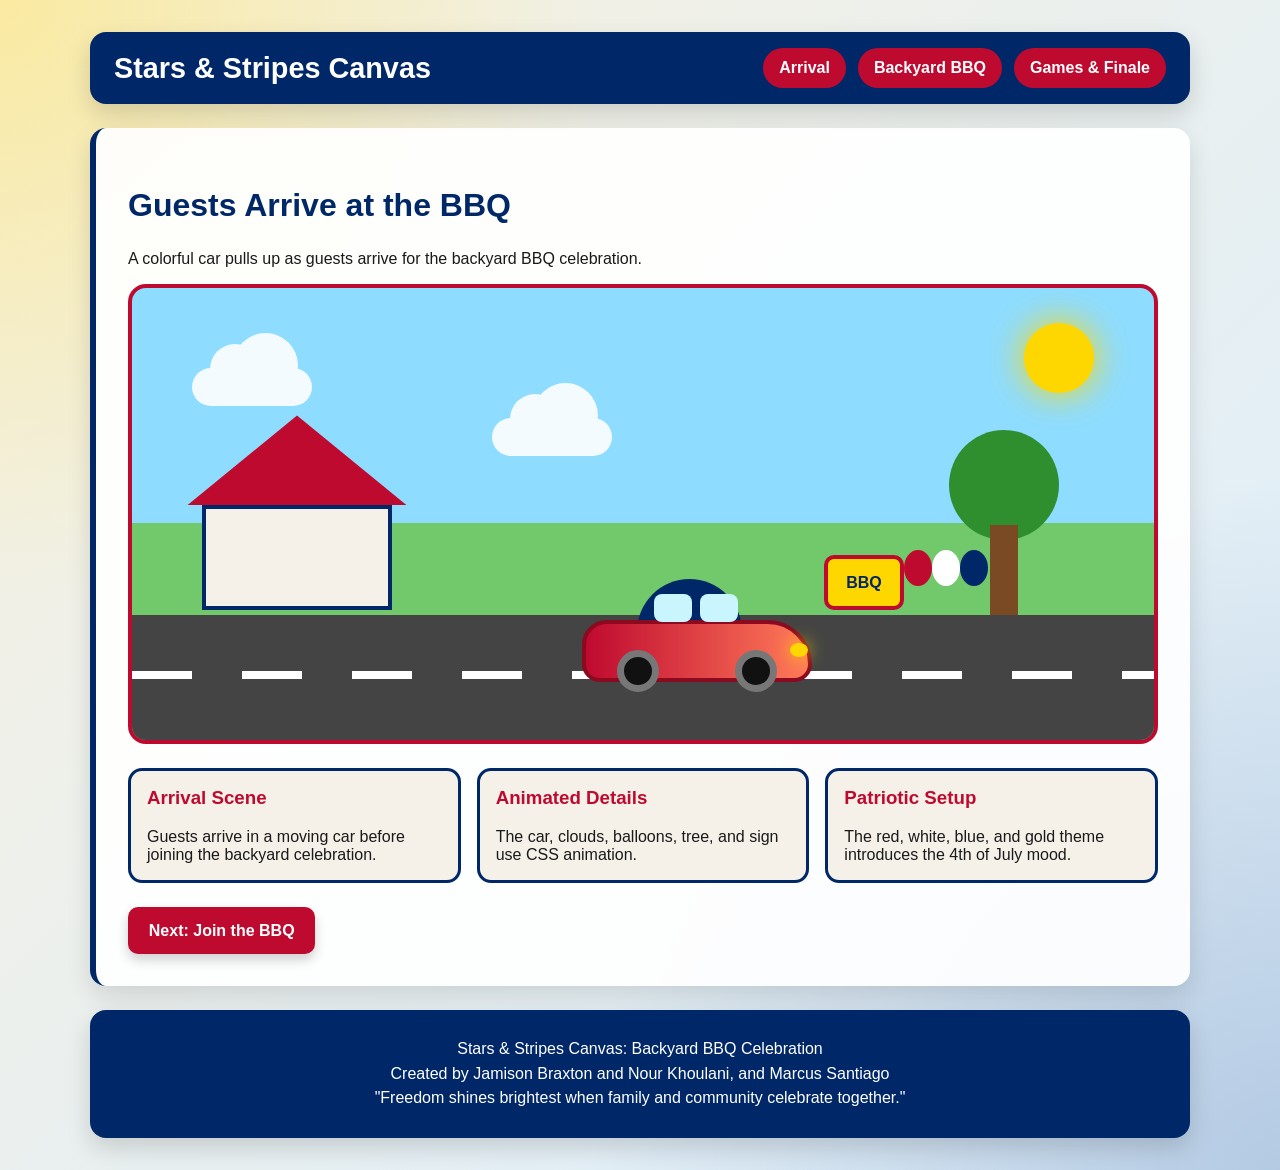
<file: index.html>
<!DOCTYPE html>
<html lang="en">

<head>
    <meta charset="UTF-8">
    <meta name="viewport" content="width=device-width, initial-scale=1.0">
    <title>Backyard BBQ Celebration</title>
    <link rel="stylesheet" href="stars-and-stripes.css">
</head>

<body>

    <header class="site-header">
        <h1>Stars & Stripes Canvas</h1>

        <nav class="site-nav" aria-label="Storybook navigation">
            <a href="#car-page">Arrival</a>
            <a href="#bbq-page">Backyard BBQ</a>
            <a href="#games-page">Games & Finale</a>
        </nav>
    </header>

    <main>

        <!-- PAGE 1: ARRIVAL SCENE -->
        <section id="car-page" class="page car-scene">
            <h2>Guests Arrive at the BBQ</h2>

            <p>
                A colorful car pulls up as guests arrive for the backyard BBQ celebration.
            </p>

            <div class="driveway-scene">
                <div class="driveway-sun"></div>

                <div class="driveway-cloud cloud-a"></div>
                <div class="driveway-cloud cloud-b"></div>

                <div class="house">
                    <div class="roof"></div>
                    <div class="house-body"></div>
                    <div class="door"></div>
                    <div class="window window-one"></div>
                    <div class="window window-two"></div>
                </div>

                <div class="tree">
                    <div class="tree-top"></div>
                    <div class="tree-trunk"></div>
                </div>

                <div class="welcome-sign">BBQ</div>

                <div class="balloons">
                    <span></span>
                    <span></span>
                    <span></span>
                </div>

                <div class="road">
                    <div class="road-line"></div>
                </div>

                <div class="car">
                    <div class="car-top"></div>
                    <div class="car-body"></div>
                    <div class="car-window window-left"></div>
                    <div class="car-window window-right"></div>
                    <div class="wheel wheel-left"></div>
                    <div class="wheel wheel-right"></div>
                    <div class="headlight"></div>
                </div>
            </div>

            <section class="content-cards">
                <article class="content-card">
                    <h3>Arrival Scene</h3>
                    <p>Guests arrive in a moving car before joining the backyard celebration.</p>
                </article>

                <article class="content-card">
                    <h3>Animated Details</h3>
                    <p>The car, clouds, balloons, tree, and sign use CSS animation.</p>
                </article>

                <article class="content-card">
                    <h3>Patriotic Setup</h3>
                    <p>The red, white, blue, and gold theme introduces the 4th of July mood.</p>
                </article>
            </section>

            <a class="next-button" href="#bbq-page">Next: Join the BBQ</a>
        </section>

        <!-- PAGE 2: BACKYARD BBQ SCENE -->
        <section id="bbq-page" class="page bbq-scene">

            <h2>Backyard BBQ Celebration</h2>

            <p>
                A lively 4th of July backyard cookout with smoke, fireflies,
                flags, food, family, burgers, hotdogs, and motion.
            </p>

            <div class="bbq-yard">

                <div class="sun"></div>

                <div class="cloud cloud-one"></div>
                <div class="cloud cloud-two"></div>

                <div class="flag-string">
                    <span></span>
                    <span></span>
                    <span></span>
                    <span></span>
                    <span></span>
                </div>

                <div class="fence"></div>

                <div class="grill">
                    <div class="smoke smoke-one"></div>
                    <div class="smoke smoke-two"></div>
                    <div class="smoke smoke-three"></div>

                    <div class="lid"></div>

                    <div class="body">
                        <div class="flame flame-one"></div>
                        <div class="flame flame-two"></div>
                        <div class="flame flame-three"></div>
                    </div>

                    <div class="legs"></div>
                </div>

                <div class="picnic-table">
                    <div class="burger burger-one"></div>
                    <div class="burger burger-two"></div>
                    <div class="hotdog hotdog-one"></div>
                    <div class="hotdog hotdog-two"></div>
                    <div class="cup"></div>
                </div>

                <div class="stick-person person-one">
                    <div class="head"></div>
                    <div class="torso"></div>
                    <div class="arm left-arm"></div>
                    <div class="arm right-arm"></div>
                    <div class="leg left-leg"></div>
                    <div class="leg right-leg"></div>
                </div>

                <div class="stick-person person-two">
                    <div class="head"></div>
                    <div class="torso"></div>
                    <div class="arm left-arm"></div>
                    <div class="arm right-arm"></div>
                    <div class="leg left-leg"></div>
                    <div class="leg right-leg"></div>
                </div>

                <div class="dog">
                    <div class="tail"></div>
                    <div class="dog-bandana"></div>
                </div>

                <div class="fireflies">
                    <span></span>
                    <span></span>
                    <span></span>
                    <span></span>
                    <span></span>
                </div>

            </div>

            <section class="content-cards">
                <article class="content-card">
                    <h3>Grill Smoke</h3>
                    <p>The smoke rises from the grill while flames flicker below the food.</p>
                </article>

                <article class="content-card">
                    <h3>Cookout Food</h3>
                    <p>Burgers, hotdogs, and drinks make the scene feel like a real BBQ.</p>
                </article>

                <article class="content-card">
                    <h3>Family and Pets</h3>
                    <p>People, a dog, flags, and fireflies create a lively backyard setting.</p>
                </article>
            </section>

            <a class="next-button" href="#car-page">Back to Arrival Scene</a>
            <a class="next-button" href="#games-page">Next: Games & Finale</a>

        </section>

        <!-- PAGE 3: GAMES AND FIREFLY FINALE -->
        <section id="games-page" class="page bbq-scene games-scene">

            <h2>Backyard Games and Firefly Finale</h2>

            <p>
                The celebration continues with lawn games, a sprinkler, chairs,
                sparklers, fireflies, and a patriotic backyard finale.
            </p>

            <div class="bbq-yard games-yard">

                <div class="sun"></div>

                <div class="cloud cloud-one"></div>
                <div class="cloud cloud-two"></div>

                <div class="flag-string">
                    <span></span>
                    <span></span>
                    <span></span>
                    <span></span>
                    <span></span>
                </div>

                <div class="fence"></div>

                <div class="cornhole-board">
                    <div class="cornhole-hole"></div>
                    <div class="beanbag beanbag-one"></div>
                    <div class="beanbag beanbag-two"></div>
                </div>

                <div class="horseshoe-game">
                    <div class="stake"></div>
                    <div class="horseshoe horseshoe-one"></div>
                    <div class="horseshoe horseshoe-two"></div>
                </div>

                <div class="sprinkler">
                    <div class="sprinkler-base"></div>
                    <div class="water-stream water-one"></div>
                    <div class="water-stream water-two"></div>
                    <div class="water-stream water-three"></div>
                </div>

                <div class="lawn-chair chair-one"></div>
                <div class="lawn-chair chair-two"></div>

                <div class="sparkler sparkler-one"></div>
                <div class="sparkler sparkler-two"></div>

                <div class="small-firework firework-one"></div>
                <div class="small-firework firework-two"></div>

                <div class="stick-person person-one">
                    <div class="head"></div>
                    <div class="torso"></div>
                    <div class="arm left-arm"></div>
                    <div class="arm right-arm"></div>
                    <div class="leg left-leg"></div>
                    <div class="leg right-leg"></div>
                </div>

                <div class="stick-person person-two">
                    <div class="head"></div>
                    <div class="torso"></div>
                    <div class="arm left-arm"></div>
                    <div class="arm right-arm"></div>
                    <div class="leg left-leg"></div>
                    <div class="leg right-leg"></div>
                </div>

                <div class="dog">
                    <div class="tail"></div>
                    <div class="dog-bandana"></div>
                </div>

                <div class="fireflies">
                    <span></span>
                    <span></span>
                    <span></span>
                    <span></span>
                    <span></span>
                </div>

            </div>

            <section class="content-cards">
                <article class="content-card">
                    <h3>Lawn Games</h3>
                    <p>Cornhole and horseshoes add more activity to the backyard scene.</p>
                </article>

                <article class="content-card">
                    <h3>Sprinkler Fun</h3>
                    <p>The sprinkler adds motion and shows kids playing in the summer yard.</p>
                </article>

                <article class="content-card">
                    <h3>Firefly Finale</h3>
                    <p>Fireflies, sparklers, and small fireworks give the story a final celebration.</p>
                </article>
            </section>

            <a class="next-button" href="#bbq-page">Back to BBQ Scene</a>
            <a class="next-button" href="#car-page">Back to Start</a>

        </section>

    </main>

    <footer class="site-footer">
        <p>Stars & Stripes Canvas: Backyard BBQ Celebration</p>
        <p>Created by Jamison Braxton and Nour Khoulani, and Marcus Santiago</p>
        <p>"Freedom shines brightest when family and community celebrate together."</p>
    </footer>

</body>

</html>
</file>
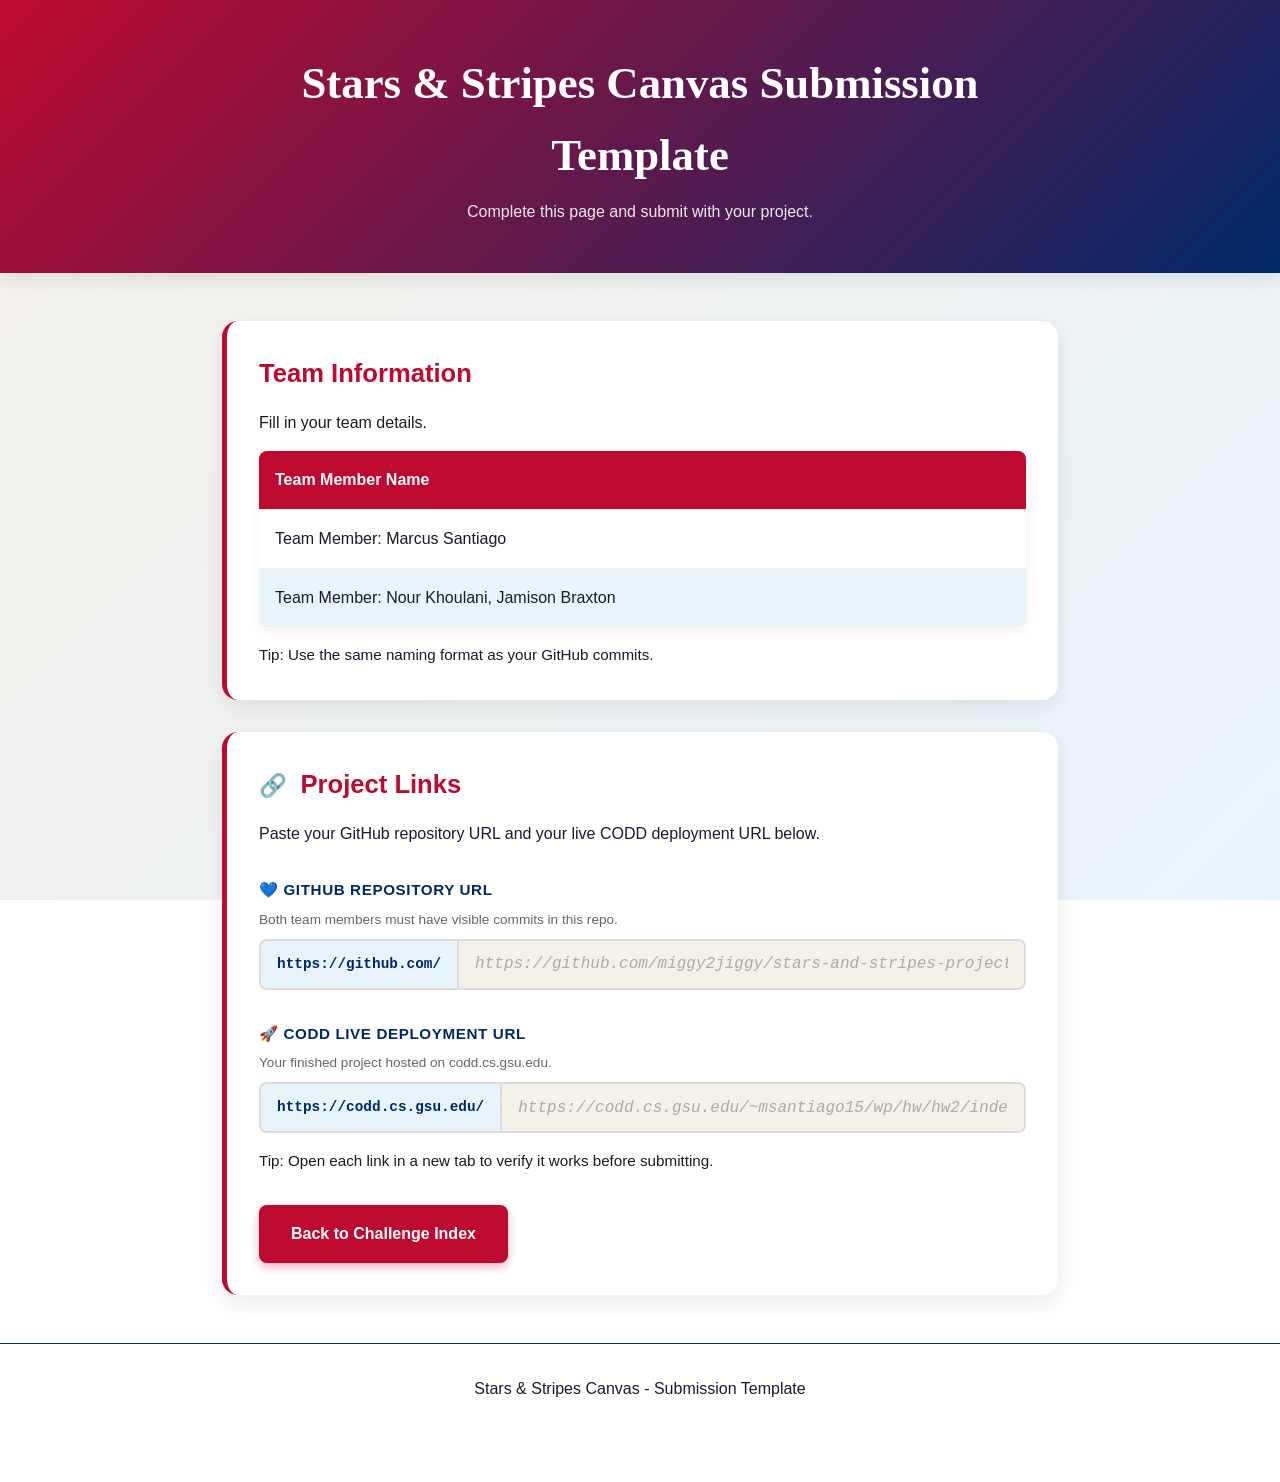
<file: submissionbox.html>
<!DOCTYPE html>
<html lang="en">
<head>
    <meta charset="UTF-8">
    <meta name="viewport" content="width=device-width, initial-scale=1.0">
    <title>Stars &amp; Stripes Canvas Submission Template</title>
    <style>
        /* 4th of July Theme */
        :root {
            --patriot-blue: #002868;
            --liberty-red: #BF0A30;
            --star-gold: #FFD700;
            --cannon-smoke: #1a1a2e;
            --parchment: #f5f0e8;
            --sky-blue: #e8f4fc;
            /* Compatibility mappings */
            --valentine-red: var(--liberty-red);
            --love-purple: var(--patriot-blue);
            --cupid-pink: var(--patriot-blue);
            --chocolate: var(--cannon-smoke);
            --vanilla: var(--parchment);
            --blush: var(--sky-blue);
            --space-sm: 0.5rem;
            --space-md: 1rem;
            --space-lg: 2rem;
            --space-xl: 3rem;
            --radius-sm: 8px;
            --radius-md: 16px;
        }

        * {
            margin: 0;
            padding: 0;
            box-sizing: border-box;
        }

        body {
            font-family: 'Segoe UI', Tahoma, Geneva, Verdana, sans-serif;
            line-height: 1.6;
            color: var(--chocolate);
            background: linear-gradient(135deg, var(--vanilla) 0%, var(--blush) 100%);
            background-attachment: fixed;
            padding-bottom: var(--space-xl);
        }

        .container {
            max-width: 900px;
            margin: 0 auto;
            padding: 0 var(--space-lg);
        }

        .header {
            background: linear-gradient(135deg, var(--valentine-red) 0%, var(--love-purple) 100%);
            color: white;
            padding: var(--space-xl) 0;
            text-align: center;
            margin-bottom: var(--space-xl);
            box-shadow: 0 4px 20px rgba(0, 0, 0, 0.1);
        }

        .header h1 {
            font-size: 2.8rem;
            margin-bottom: var(--space-sm);
            font-family: 'Georgia', serif;
        }

        .header p {
            opacity: 0.9;
        }

        .card {
            background-color: white;
            border-radius: var(--radius-md);
            box-shadow: 0 8px 25px rgba(0, 0, 0, 0.08);
            padding: var(--space-lg);
            border-left: 5px solid var(--valentine-red);
        }

        .card-title {
            color: var(--valentine-red);
            font-size: 1.6rem;
            margin-bottom: var(--space-md);
        }

        table {
            width: 100%;
            border-collapse: collapse;
            margin-top: var(--space-md);
            background-color: #fff;
            border-radius: var(--radius-sm);
            overflow: hidden;
            box-shadow: 0 4px 15px rgba(0, 0, 0, 0.05);
        }

        th, td {
            padding: var(--space-md);
            text-align: left;
            border-bottom: 1px solid #eee;
        }

        th {
            background-color: var(--valentine-red);
            color: white;
        }

        tr:nth-child(even) {
            background-color: var(--blush);
        }

        .note {
            margin-top: var(--space-md);
            font-size: 0.95rem;
        }

        .btn {
            display: inline-block;
            background-color: var(--valentine-red);
            color: white;
            padding: var(--space-md) var(--space-lg);
            border-radius: var(--radius-sm);
            text-decoration: none;
            font-weight: 600;
            transition: all 0.3s ease;
            border: none;
            cursor: pointer;
            font-size: 1rem;
            margin-top: var(--space-lg);
            box-shadow: 0 4px 10px rgba(191, 10, 48, 0.3);
        }

        .btn:hover {
            background-color: var(--patriot-blue);
            transform: translateY(-3px);
            box-shadow: 0 6px 15px rgba(191, 10, 48, 0.4);
        }

        .btn-secondary {
            background-color: var(--patriot-blue);
            color: white;
        }

        .footer {
            text-align: center;
            margin-top: var(--space-xl);
            padding: var(--space-lg);
            color: var(--cannon-smoke);
            border-top: 1px solid var(--patriot-blue);
        }

        @media (max-width: 768px) {
            .header h1 {
                font-size: 2.2rem;
            }
        }

        /* Submission URL Fields */
        .card + .card {
            margin-top: var(--space-lg);
        }

        .field-group {
            margin-top: var(--space-lg);
        }

        .field-group label {
            display: block;
            font-weight: 700;
            font-size: 0.95rem;
            color: var(--patriot-blue);
            margin-bottom: 0.4rem;
            text-transform: uppercase;
            letter-spacing: 0.04em;
        }

        .field-group .field-hint {
            font-size: 0.85rem;
            color: #666;
            margin-bottom: 0.5rem;
        }

        .url-input {
            width: 100%;
            padding: 0.75rem var(--space-md);
            font-size: 1rem;
            font-family: 'Courier New', monospace;
            border: 2px solid #ddd;
            border-radius: var(--radius-sm);
            transition: border-color 0.2s ease, box-shadow 0.2s ease;
            background-color: var(--parchment);
            color: var(--cannon-smoke);
        }

        .url-input:focus {
            outline: none;
            border-color: var(--patriot-blue);
            box-shadow: 0 0 0 3px rgba(0, 40, 104, 0.15);
            background-color: white;
        }

        .url-input::placeholder {
            color: #aaa;
            font-style: italic;
        }

        .url-prefix {
            display: inline-block;
            background-color: var(--sky-blue);
            border: 2px solid #ddd;
            border-right: none;
            border-radius: var(--radius-sm) 0 0 var(--radius-sm);
            padding: 0.75rem var(--space-md);
            font-size: 0.9rem;
            font-family: 'Courier New', monospace;
            color: var(--patriot-blue);
            font-weight: 600;
            white-space: nowrap;
            vertical-align: middle;
        }

        .input-row {
            display: flex;
            align-items: stretch;
        }

        .input-row .url-input {
            border-radius: 0 var(--radius-sm) var(--radius-sm) 0;
            flex: 1;
        }

        .submission-icon {
            font-size: 1.4rem;
            vertical-align: middle;
            margin-right: 0.4rem;
        }
    </style>
</head>
<body>
    <header class="header">
        <div class="container">
            <h1>Stars &amp; Stripes Canvas Submission Template</h1>
            <p>Complete this page and submit with your project.</p>
        </div>
    </header>

    <div class="container">
        <section class="card">
            <h2 class="card-title">Team Information</h2>
            <p>Fill in your team details.</p>

            <table>
                <thead>
                    <tr>
                        <th>Team Member Name</th>
                    </tr>
                </thead>
                <tbody>
                    <tr>
                        <td>Team Member: Marcus Santiago</td>
                    </tr>
                    <tr>
                        <td>Team Member: Nour Khoulani, Jamison Braxton</td>
                    </tr>
                </tbody>
            </table>

            <p class="note">Tip: Use the same naming format as your GitHub commits.</p>
        </section>

        <section class="card">
            <h2 class="card-title"><span class="submission-icon">🔗</span> Project Links</h2>
            <p>Paste your GitHub repository URL and your live CODD deployment URL below.</p>

            <div class="field-group">
                <label for="github-url">💙 GitHub Repository URL</label>
                <p class="field-hint">Both team members must have visible commits in this repo.</p>
                <div class="input-row">
                    <span class="url-prefix">https://github.com/</span>
                    <input
                        type="text"
                        id="github-url"
                        class="url-input"
                        placeholder="https://github.com/miggy2jiggy/stars-and-stripes-project-/tree/main"
                        aria-label="GitHub repository path"
                    />
                </div>
            </div>

            <div class="field-group">
                <label for="codd-url">🚀 CODD Live Deployment URL</label>
                <p class="field-hint">Your finished project hosted on codd.cs.gsu.edu.</p>
                <div class="input-row">
                    <span class="url-prefix">https://codd.cs.gsu.edu/</span>
                    <input
                        type="text"
                        id="codd-url"
                        class="url-input"
                        placeholder="https://codd.cs.gsu.edu/~msantiago15/wp/hw/hw2/index.html"
                        aria-label="CODD deployment path"
                    />
                </div>
            </div>

            <p class="note">Tip: Open each link in a new tab to verify it works before submitting.</p>
            <a class="btn" href="index.html">Back to Challenge Index</a>
        </section>
    </div>

    <footer class="footer">
        <p>Stars &amp; Stripes Canvas - Submission Template</p>
    </footer>
</body>
</html>
</file>
<file: stars-and-stripes.css>
:root {
    --patriot-blue: #002868;
    --liberty-red: #BF0A30;
    --star-gold: #FFD700;
    --parchment: #F5F0E8;
    --grass: #63b85f;
    --sky: #86d7ff;
}

* {
    box-sizing: border-box;
}

body {
    margin: 0;
    min-height: 100vh;
    background:
        radial-gradient(circle at top left, rgba(255, 215, 0, .28), transparent 35%),
        radial-gradient(circle at bottom right, rgba(0, 40, 104, .18), transparent 40%),
        linear-gradient(135deg, #f8f1df, #dbeeff);
    font-family: Arial, Helvetica, sans-serif;
    color: #1a1a1a;
    padding: 2rem;
}

/* HEADER */

.site-header {
    max-width: 1100px;
    margin: 0 auto 1.5rem;
    background: var(--patriot-blue);
    color: white;
    padding: 1rem 1.5rem;
    border-radius: 16px;
    box-shadow: 0 10px 25px rgba(0, 0, 0, .15);
    display: flex;
    justify-content: space-between;
    align-items: center;
    gap: 1rem;
    flex-wrap: wrap;
}

.site-header h1 {
    margin: 0;
    font-size: 1.8rem;
    color: white;
}

.site-nav {
    display: flex;
    gap: .75rem;
    flex-wrap: wrap;
}

.site-nav a {
    color: white;
    background: var(--liberty-red);
    text-decoration: none;
    padding: .7rem 1rem;
    border-radius: 999px;
    font-weight: bold;
    transition: .3s;
}

.site-nav a:hover,
.site-nav a:focus {
    background: var(--star-gold);
    color: var(--patriot-blue);
    outline: 3px solid white;
    transform: translateY(-3px);
}

/* CSS-ONLY PAGE NAVIGATION */

.page {
    display: none;
}

#car-page {
    display: block;
}

.page:target {
    display: block;
}

body:has(#bbq-page:target) #car-page,
body:has(#games-page:target) #car-page {
    display: none;
}

.next-button {
    display: inline-block;
    margin-top: 1.5rem;
    margin-right: .75rem;
    background: var(--liberty-red);
    color: white;
    text-decoration: none;
    padding: .9rem 1.3rem;
    border-radius: 10px;
    font-weight: bold;
    box-shadow: 0 6px 12px rgba(0, 0, 0, .18);
    transition: .3s;
}

.next-button:hover,
.next-button:focus {
    background: var(--patriot-blue);
    transform: translateY(-4px);
    outline: 3px solid var(--star-gold);
}

/* CONTENT CARDS */

.content-cards {
    display: grid;
    grid-template-columns: repeat(3, 1fr);
    gap: 1rem;
    margin-top: 1.5rem;
}

.content-card {
    background: var(--parchment);
    border: 3px solid var(--patriot-blue);
    border-radius: 14px;
    padding: 1rem;
    transition: .3s;
}

.content-card h3 {
    margin-top: 0;
    color: var(--liberty-red);
}

.content-card p {
    margin-bottom: 0;
}

.content-card:hover,
.content-card:focus-within {
    transform: translateY(-6px);
    box-shadow: 0 8px 18px rgba(0, 0, 0, .18);
}

/* BBQ SCENE */

.bbq-scene {
    background: rgba(255, 255, 255, .92);
    padding: 2rem;
    border-radius: 16px;
    border-left: 6px solid var(--liberty-red);
    box-shadow: 0 10px 25px rgba(0, 0, 0, .12);
    max-width: 1100px;
    margin: auto;
}

.bbq-scene h2 {
    color: var(--liberty-red);
    font-size: 2rem;
    margin-bottom: 1rem;
}

.bbq-scene p {
    max-width: 750px;
    margin-bottom: 1.5rem;
}

.bbq-yard {
    position: relative;
    min-height: 460px;
    overflow: hidden;
    border-radius: 18px;
    border: 4px solid var(--patriot-blue);
    background: linear-gradient(var(--sky) 0 48%, var(--grass) 48% 100%);
}

.sun {
    position: absolute;
    top: 35px;
    right: 55px;
    width: 75px;
    height: 75px;
    background: var(--star-gold);
    border-radius: 50%;
    box-shadow: 0 0 30px var(--star-gold);
    animation: sun-pulse 3s infinite;
}

.cloud {
    position: absolute;
    width: 120px;
    height: 38px;
    background: white;
    border-radius: 40px;
    opacity: .9;
    animation: cloud-drift 14s linear infinite;
}

.cloud::before,
.cloud::after {
    content: "";
    position: absolute;
    background: white;
    border-radius: 50%;
}

.cloud::before {
    width: 50px;
    height: 50px;
    top: -24px;
    left: 18px;
}

.cloud::after {
    width: 65px;
    height: 65px;
    top: -35px;
    right: 14px;
}

.cloud-one {
    top: 65px;
    left: 40px;
}

.cloud-two {
    top: 115px;
    left: 330px;
    animation-duration: 19s;
}

.flag-string {
    position: absolute;
    top: 25px;
    left: 40px;
    right: 40px;
    height: 65px;
    border-top: 4px solid white;
    display: flex;
    justify-content: space-around;
}

.flag-string span {
    width: 28px;
    height: 40px;
    background: repeating-linear-gradient(
        to bottom,
        var(--liberty-red) 0 6px,
        white 6px 12px
    );
    border-left: 10px solid var(--patriot-blue);
    transform-origin: top;
    animation: flag-sway 1.8s ease-in-out infinite;
}

.flag-string span:nth-child(even) {
    animation-delay: .4s;
}

.fence {
    position: absolute;
    bottom: 145px;
    width: 100%;
    height: 75px;
    background: repeating-linear-gradient(
        90deg,
        #d4a373 0 28px,
        #b8793d 28px 34px
    );
    border-top: 5px solid #8b5e34;
    border-bottom: 5px solid #8b5e34;
}

.grill {
    position: absolute;
    left: 9%;
    bottom: 55px;
    width: 150px;
    height: 170px;
}

.lid {
    width: 150px;
    height: 58px;
    background: #202020;
    border-radius: 80px 80px 12px 12px;
    box-shadow: inset 0 8px 0 #444;
}

.body {
    position: relative;
    width: 150px;
    height: 70px;
    background: #303030;
    border-radius: 0 0 22px 22px;
    overflow: hidden;
}

.flame {
    position: absolute;
    bottom: 8px;
    width: 24px;
    height: 42px;
    background: orange;
    border-radius: 50% 50% 50% 0;
    transform: rotate(-45deg);
    animation: flame-flicker .7s infinite alternate;
}

.flame-one {
    left: 42px;
}

.flame-two {
    left: 66px;
    background: var(--star-gold);
    animation-delay: .2s;
}

.flame-three {
    left: 90px;
    animation-delay: .4s;
}

.legs {
    width: 105px;
    height: 45px;
    margin: auto;
    border-left: 6px solid #222;
    border-right: 6px solid #222;
}

.smoke {
    position: absolute;
    bottom: 142px;
    width: 28px;
    height: 28px;
    background: rgba(240, 240, 240, .8);
    border-radius: 50%;
    filter: blur(1px);
    animation: smoke-rise 4s infinite;
}

.smoke-one {
    left: 34px;
}

.smoke-two {
    left: 70px;
    animation-delay: .8s;
}

.smoke-three {
    left: 105px;
    animation-delay: 1.5s;
}

.picnic-table {
    position: absolute;
    right: 9%;
    bottom: 80px;
    width: 250px;
    height: 92px;
    background: #8b4513;
    border-radius: 10px;
    border-bottom: 18px solid #5c2e0e;
}

.picnic-table::before {
    content: "";
    position: absolute;
    left: -20px;
    right: -20px;
    top: 20px;
    height: 12px;
    background-image: repeating-linear-gradient(
        90deg,
        var(--liberty-red) 0 18px,
        white 18px 36px
    );
}

.burger {
    position: absolute;
    width: 50px;
    height: 32px;
    background: #8b4513;
    border-radius: 18px;
    border-top: 10px solid #f2b35d;
    border-bottom: 8px solid #f2b35d;
}

.burger::before {
    content: "";
    position: absolute;
    left: 4px;
    right: 4px;
    top: 10px;
    height: 5px;
    background: #2f8f2f;
    border-radius: 10px;
}

.burger-one {
    left: 28px;
    top: 14px;
}

.burger-two {
    left: 90px;
    top: 48px;
}

.hotdog {
    position: absolute;
    width: 70px;
    height: 22px;
    background: #f0b15b;
    border-radius: 18px;
}

.hotdog::before {
    content: "";
    position: absolute;
    left: 8px;
    right: 8px;
    top: 6px;
    height: 10px;
    background: #b43b2a;
    border-radius: 18px;
}

.hotdog::after {
    content: "";
    position: absolute;
    left: 16px;
    top: 8px;
    width: 38px;
    height: 4px;
    background: yellow;
    border-radius: 10px;
}

.hotdog-one {
    left: 130px;
    top: 16px;
}

.hotdog-two {
    left: 155px;
    top: 55px;
}

.cup {
    position: absolute;
    top: 12px;
    right: 18px;
    width: 24px;
    height: 40px;
    background: var(--liberty-red);
    border-radius: 3px 3px 8px 8px;
    animation: cup-wiggle 2s infinite;
}

.stick-person {
    position: absolute;
    bottom: 70px;
    width: 70px;
    height: 130px;
    animation: person-bounce 2.5s infinite;
}

.person-one {
    left: 40%;
}

.person-two {
    left: 49%;
    animation-delay: .5s;
}

.head {
    position: absolute;
    top: 0;
    left: 22px;
    width: 28px;
    height: 28px;
    border: 4px solid #222;
    border-radius: 50%;
    background: transparent;
}

.torso {
    position: absolute;
    top: 32px;
    left: 34px;
    width: 5px;
    height: 45px;
    background: #222;
    border-radius: 10px;
}

.arm {
    position: absolute;
    top: 42px;
    left: 34px;
    width: 42px;
    height: 5px;
    background: #222;
    border-radius: 10px;
    transform-origin: left center;
}

.left-arm {
    transform: rotate(145deg);
}

.right-arm {
    animation: arm-wave 1s infinite;
}

.leg {
    position: absolute;
    top: 74px;
    left: 34px;
    width: 42px;
    height: 5px;
    background: #222;
    border-radius: 10px;
    transform-origin: left center;
}

.left-leg {
    transform: rotate(120deg);
}

.right-leg {
    transform: rotate(55deg);
}

.dog {
    position: absolute;
    right: 30%;
    bottom: 55px;
    width: 70px;
    height: 35px;
    background: #9c6b30;
    border-radius: 30px;
    animation: dog-bounce 1.5s infinite;
}

.dog::before {
    content: "";
    position: absolute;
    right: -25px;
    top: -8px;
    width: 32px;
    height: 32px;
    background: #9c6b30;
    border-radius: 50%;
}

.dog::after {
    content: "";
    position: absolute;
    right: -12px;
    top: 2px;
    width: 7px;
    height: 7px;
    background: black;
    border-radius: 50%;
}

.tail {
    position: absolute;
    left: -22px;
    top: 4px;
    width: 28px;
    height: 8px;
    background: #9c6b30;
    border-radius: 10px;
    transform-origin: right;
    animation: tail-wag .45s infinite alternate;
}

.dog-bandana {
    position: absolute;
    right: -10px;
    top: 18px;
    width: 24px;
    height: 18px;
    background: repeating-linear-gradient(
        to bottom,
        var(--liberty-red) 0 5px,
        white 5px 10px
    );
    border-left: 8px solid var(--patriot-blue);
    clip-path: polygon(0 0, 100% 0, 50% 100%);
    z-index: 2;
}

.fireflies span {
    position: absolute;
    width: 9px;
    height: 9px;
    background: var(--star-gold);
    border-radius: 50%;
    box-shadow: 0 0 14px var(--star-gold);
    animation: firefly 4s infinite;
}

.fireflies span:nth-child(1) {
    left: 20%;
    top: 55%;
}

.fireflies span:nth-child(2) {
    left: 38%;
    top: 63%;
    animation-delay: .8s;
}

.fireflies span:nth-child(3) {
    left: 60%;
    top: 57%;
    animation-delay: 1.4s;
}

.fireflies span:nth-child(4) {
    left: 78%;
    top: 64%;
    animation-delay: 2s;
}

.fireflies span:nth-child(5) {
    left: 88%;
    top: 53%;
    animation-delay: 2.6s;
}

/* ARRIVAL CAR SCENE */

.car-scene {
    background: rgba(255, 255, 255, .92);
    padding: 2rem;
    border-radius: 16px;
    border-left: 6px solid var(--patriot-blue);
    box-shadow: 0 10px 25px rgba(0, 0, 0, .12);
    max-width: 1100px;
    margin: auto;
}

.car-scene h2 {
    color: var(--patriot-blue);
    font-size: 2rem;
}

.driveway-scene {
    position: relative;
    min-height: 460px;
    overflow: hidden;
    border-radius: 18px;
    border: 4px solid var(--liberty-red);
    background: linear-gradient(#8edcff 0 52%, #71c96b 52% 100%);
}

.driveway-sun {
    position: absolute;
    top: 35px;
    right: 60px;
    width: 70px;
    height: 70px;
    background: var(--star-gold);
    border-radius: 50%;
    box-shadow: 0 0 35px var(--star-gold);
    animation: sun-pulse 3s infinite;
}

.driveway-cloud {
    position: absolute;
    width: 120px;
    height: 38px;
    background: white;
    border-radius: 40px;
    opacity: .9;
    animation: cloud-drift 15s linear infinite;
}

.driveway-cloud::before,
.driveway-cloud::after {
    content: "";
    position: absolute;
    background: white;
    border-radius: 50%;
}

.driveway-cloud::before {
    width: 50px;
    height: 50px;
    top: -24px;
    left: 18px;
}

.driveway-cloud::after {
    width: 65px;
    height: 65px;
    top: -35px;
    right: 14px;
}

.cloud-a {
    top: 80px;
    left: 60px;
}

.cloud-b {
    top: 130px;
    left: 360px;
    animation-duration: 20s;
}

.house {
    position: absolute;
    left: 70px;
    bottom: 130px;
    width: 190px;
    height: 150px;
}

.roof {
    position: absolute;
    top: -45px;
    left: -15px;
    width: 220px;
    height: 90px;
    background: var(--liberty-red);
    clip-path: polygon(50% 0, 100% 100%, 0 100%);
}

.house-body {
    position: absolute;
    z-index: 1;
    bottom: 0;
    width: 190px;
    height: 105px;
    background: var(--parchment);
    border: 4px solid var(--patriot-blue);
}

.door {
    position: absolute;
    bottom: 0;
    left: 78px;
    width: 38px;
    height: 65px;
    background: #8b4513;
}

.window {
    position: absolute;
    width: 35px;
    height: 35px;
    background: #bdefff;
    border: 4px solid var(--patriot-blue);
    top: 75px;
}

.window-one {
    left: 25px;
}

.window-two {
    right: 25px;
}

.tree {
    position: absolute;
    right: 95px;
    bottom: 125px;
}

.tree-top {
    width: 110px;
    height: 110px;
    background: #2f8f2f;
    border-radius: 50%;
    animation: tree-sway 3s infinite;
}

.tree-trunk {
    width: 28px;
    height: 90px;
    background: #7a4a24;
    margin: -15px auto 0;
}

.road {
    position: absolute;
    bottom: 0;
    width: 100%;
    height: 125px;
    background: #444;
}

.road-line {
    position: absolute;
    top: 56px;
    width: 100%;
    height: 8px;
    background: repeating-linear-gradient(
        90deg,
        white 0 60px,
        transparent 60px 110px
    );
}

.car {
    position: absolute;
    bottom: 48px;
    left: -260px;
    width: 230px;
    height: 105px;
    animation: car-pull-up 6s ease-in-out forwards;
}

.car-body {
    position: absolute;
    bottom: 10px;
    width: 230px;
    height: 62px;
    background: linear-gradient(90deg, var(--liberty-red), #ff7a59);
    border-radius: 25px 45px 18px 18px;
    border: 4px solid #8b0a20;
}

.car-top {
    position: absolute;
    bottom: 58px;
    left: 55px;
    width: 105px;
    height: 55px;
    background: var(--patriot-blue);
    border-radius: 55px 55px 0 0;
}

.car-window {
    position: absolute;
    bottom: 70px;
    width: 38px;
    height: 28px;
    background: #c9f5ff;
    border-radius: 8px;
}

.window-left {
    left: 72px;
}

.window-right {
    left: 118px;
}

.wheel {
    position: absolute;
    bottom: 0;
    width: 42px;
    height: 42px;
    background: #111;
    border-radius: 50%;
    border: 7px solid #777;
    animation: wheel-spin .6s linear infinite;
}

.wheel-left {
    left: 35px;
}

.wheel-right {
    right: 35px;
}

.headlight {
    position: absolute;
    right: 4px;
    bottom: 35px;
    width: 18px;
    height: 14px;
    background: var(--star-gold);
    border-radius: 50%;
    box-shadow: 0 0 18px var(--star-gold);
}

.welcome-sign {
    position: absolute;
    right: 250px;
    bottom: 130px;
    width: 80px;
    height: 55px;
    background: var(--star-gold);
    border: 4px solid var(--liberty-red);
    border-radius: 10px;
    display: grid;
    place-items: center;
    font-weight: bold;
    color: var(--patriot-blue);
    animation: sign-bounce 2s infinite;
}

.balloons {
    position: absolute;
    right: 250px;
    bottom: 190px;
}

.balloons span {
    position: absolute;
    width: 28px;
    height: 36px;
    border-radius: 50%;
    animation: balloon-float 3s infinite;
}

.balloons span:nth-child(1) {
    background: var(--liberty-red);
    left: 0;
}

.balloons span:nth-child(2) {
    background: white;
    left: 28px;
    animation-delay: .4s;
}

.balloons span:nth-child(3) {
    background: var(--patriot-blue);
    left: 56px;
    animation-delay: .8s;
}

/* GAMES AND FINALE SCENE */

.games-scene h2 {
    color: var(--patriot-blue);
}

.games-yard {
    background: linear-gradient(#78c7ff 0 45%, #447c54 45% 100%);
}

.cornhole-board {
    position: absolute;
    left: 9%;
    bottom: 65px;
    width: 135px;
    height: 190px;
    background: linear-gradient(135deg, var(--liberty-red), #f06a6a);
    border: 5px solid white;
    border-radius: 12px;
    transform: rotate(-10deg);
    box-shadow: 0 10px 0 rgba(0, 0, 0, .25);
}

.cornhole-hole {
    position: absolute;
    top: 28px;
    left: 43px;
    width: 40px;
    height: 40px;
    background: #222;
    border-radius: 50%;
    border: 4px solid var(--star-gold);
}

.beanbag {
    position: absolute;
    width: 28px;
    height: 22px;
    border-radius: 8px;
    background: var(--patriot-blue);
    border: 3px solid white;
}

.beanbag-one {
    left: 75px;
    top: 120px;
    animation: beanbag-toss 2.2s infinite ease-in-out;
}

.beanbag-two {
    left: 25px;
    top: 145px;
    background: var(--star-gold);
}

.horseshoe-game {
    position: absolute;
    left: 33%;
    bottom: 75px;
    width: 150px;
    height: 130px;
}

.stake {
    position: absolute;
    left: 70px;
    bottom: 0;
    width: 8px;
    height: 90px;
    background: #7a4a24;
    border-radius: 10px;
}

.horseshoe {
    position: absolute;
    width: 45px;
    height: 45px;
    border: 8px solid #d9d9d9;
    border-top-color: transparent;
    border-radius: 50%;
}

.horseshoe-one {
    left: 20px;
    bottom: 18px;
    transform: rotate(20deg);
    animation: horseshoe-spin 2.4s infinite ease-in-out;
}

.horseshoe-two {
    left: 92px;
    bottom: 12px;
    transform: rotate(-25deg);
}

.sprinkler {
    position: absolute;
    right: 33%;
    bottom: 55px;
    width: 130px;
    height: 130px;
}

.sprinkler-base {
    position: absolute;
    left: 50px;
    bottom: 0;
    width: 35px;
    height: 22px;
    background: var(--patriot-blue);
    border-radius: 8px 8px 3px 3px;
}

.water-stream {
    position: absolute;
    bottom: 18px;
    left: 60px;
    width: 8px;
    height: 95px;
    background: rgba(180, 235, 255, .8);
    border-radius: 999px;
    transform-origin: bottom;
    animation: sprinkler-spray 1.2s infinite alternate ease-in-out;
}

.water-one {
    transform: rotate(-55deg);
}

.water-two {
    transform: rotate(-25deg);
    animation-delay: .2s;
}

.water-three {
    transform: rotate(25deg);
    animation-delay: .4s;
}

.lawn-chair {
    position: absolute;
    bottom: 62px;
    width: 90px;
    height: 70px;
    border-radius: 8px;
    background: repeating-linear-gradient(
        90deg,
        var(--liberty-red) 0 12px,
        white 12px 24px,
        var(--patriot-blue) 24px 36px
    );
    border: 4px solid #333;
    transform: skewX(-10deg);
}

.lawn-chair::before {
    content: "";
    position: absolute;
    left: 10px;
    bottom: -32px;
    width: 8px;
    height: 35px;
    background: #333;
    transform: rotate(20deg);
}

.lawn-chair::after {
    content: "";
    position: absolute;
    right: 10px;
    bottom: -32px;
    width: 8px;
    height: 35px;
    background: #333;
    transform: rotate(-20deg);
}

.chair-one {
    right: 12%;
}

.chair-two {
    right: 22%;
    bottom: 48px;
    transform: skewX(-10deg) scale(.85);
}

.sparkler {
    position: absolute;
    bottom: 95px;
    width: 6px;
    height: 65px;
    background: #333;
    border-radius: 999px;
}

.sparkler::before {
    content: "";
    position: absolute;
    top: -20px;
    left: -12px;
    width: 30px;
    height: 30px;
    background: var(--star-gold);
    border-radius: 50%;
    box-shadow:
        0 0 12px var(--star-gold),
        18px 0 white,
        -18px 0 white,
        0 18px var(--liberty-red),
        0 -18px var(--patriot-blue);
    animation: sparkler-glow .7s infinite alternate;
}

.sparkler-one {
    left: 50%;
    transform: rotate(-16deg);
}

.sparkler-two {
    left: 57%;
    transform: rotate(14deg);
    animation-delay: .3s;
}

.small-firework {
    position: absolute;
    top: 95px;
    width: 12px;
    height: 12px;
    background: var(--star-gold);
    border-radius: 50%;
    box-shadow:
        0 -30px var(--star-gold),
        0 30px var(--liberty-red),
        30px 0 white,
        -30px 0 var(--patriot-blue),
        22px 22px var(--star-gold),
        -22px -22px var(--liberty-red),
        22px -22px white,
        -22px 22px var(--patriot-blue);
    animation: small-firework-burst 1.8s infinite ease-in-out;
}

.firework-one {
    left: 64%;
}

.firework-two {
    left: 78%;
    top: 135px;
    animation-delay: .7s;
}

/* FOOTER */

.site-footer {
    max-width: 1100px;
    margin: 1.5rem auto 0;
    background: var(--patriot-blue);
    color: white;
    text-align: center;
    padding: 1.5rem;
    border-radius: 16px;
    box-shadow: 0 10px 25px rgba(0, 0, 0, .15);
}

.site-footer p {
    margin: .4rem 0;
}

/* ANIMATIONS */

@keyframes sun-pulse {
    50% {
        box-shadow: 0 0 55px var(--star-gold);
        transform: scale(1.06);
    }
}

@keyframes cloud-drift {
    0% {
        transform: translateX(-90px);
    }

    100% {
        transform: translateX(180px);
    }
}

@keyframes flag-sway {
    50% {
        transform: rotate(10deg);
    }
}

@keyframes smoke-rise {
    0% {
        opacity: .8;
        transform: translateY(0) translateX(0) scale(1);
    }

    100% {
        opacity: 0;
        transform: translateY(-125px) translateX(30px) scale(2.2);
    }
}

@keyframes flame-flicker {
    from {
        transform: rotate(-45deg) scale(.9);
    }

    to {
        transform: rotate(-45deg) scale(1.25);
    }
}

@keyframes cup-wiggle {
    50% {
        transform: rotate(5deg);
    }
}

@keyframes person-bounce {
    50% {
        transform: translateY(-6px);
    }
}

@keyframes arm-wave {
    0%, 100% {
        transform: rotate(20deg);
    }

    50% {
        transform: rotate(-75deg);
    }
}

@keyframes dog-bounce {
    50% {
        transform: translateY(-7px);
    }
}

@keyframes tail-wag {
    from {
        transform: rotate(-20deg);
    }

    to {
        transform: rotate(25deg);
    }
}

@keyframes firefly {
    50% {
        transform: translate(25px, -30px);
        opacity: .35;
    }
}

@keyframes car-pull-up {
    0% {
        left: -260px;
    }

    75% {
        left: 46%;
    }

    100% {
        left: 44%;
    }
}

@keyframes wheel-spin {
    100% {
        transform: rotate(360deg);
    }
}

@keyframes tree-sway {
    50% {
        transform: rotate(3deg);
    }
}

@keyframes sign-bounce {
    50% {
        transform: translateY(-6px);
    }
}

@keyframes balloon-float {
    50% {
        transform: translateY(-12px);
    }
}

@keyframes beanbag-toss {
    0%, 100% {
        transform: translate(0, 0) rotate(0deg);
    }

    50% {
        transform: translate(25px, -70px) rotate(180deg);
    }
}

@keyframes horseshoe-spin {
    0%, 100% {
        transform: translate(0, 0) rotate(20deg);
    }

    50% {
        transform: translate(55px, -45px) rotate(220deg);
    }
}

@keyframes sprinkler-spray {
    from {
        opacity: .45;
        height: 65px;
    }

    to {
        opacity: 1;
        height: 110px;
    }
}

@keyframes sparkler-glow {
    from {
        transform: scale(.75);
        opacity: .55;
    }

    to {
        transform: scale(1.2);
        opacity: 1;
    }
}

@keyframes small-firework-burst {
    0% {
        transform: scale(.2);
        opacity: 0;
    }

    50% {
        transform: scale(1);
        opacity: 1;
    }

    100% {
        transform: scale(1.35);
        opacity: 0;
    }
}

/* REDUCED MOTION */

@media (prefers-reduced-motion: reduce) {
    * {
        animation-duration: 0.01ms !important;
        animation-iteration-count: 1 !important;
        transition: none !important;
    }
}

/* RESPONSIVE DESIGN */

@media (max-width: 768px) {
    body {
        padding: 1rem;
    }

    .site-header {
        align-items: flex-start;
    }

    .site-nav {
        flex-direction: column;
        width: 100%;
    }

    .site-nav a {
        text-align: center;
    }

    .content-cards {
        grid-template-columns: 1fr;
    }

    .bbq-yard {
        min-height: 560px;
    }

    .driveway-scene {
        min-height: 560px;
    }

    .grill {
        left: 5%;
        transform: scale(.85);
    }

    .picnic-table {
        right: 4%;
        width: 210px;
    }

    .person-one {
        left: 35%;
    }

    .person-two {
        left: 47%;
    }

    .dog {
        right: 19%;
    }

    .house {
        left: 30px;
        transform: scale(.8);
    }

    .tree {
        right: 40px;
        transform: scale(.8);
    }

    .welcome-sign {
        right: 160px;
    }

    .balloons {
        right: 160px;
    }

    .car {
        transform: scale(.8);
    }

    .games-yard {
        min-height: 620px;
    }

    .cornhole-board {
        left: 5%;
        transform: rotate(-10deg) scale(.75);
    }

    .horseshoe-game {
        left: 28%;
        transform: scale(.8);
    }

    .sprinkler {
        right: 18%;
        transform: scale(.8);
    }

    .lawn-chair {
        transform: skewX(-10deg) scale(.7);
    }

    .chair-one {
        right: 4%;
    }

    .chair-two {
        right: 18%;
    }

    .sparkler-one {
        left: 43%;
    }

    .sparkler-two {
        left: 54%;
    }
}
</file>
